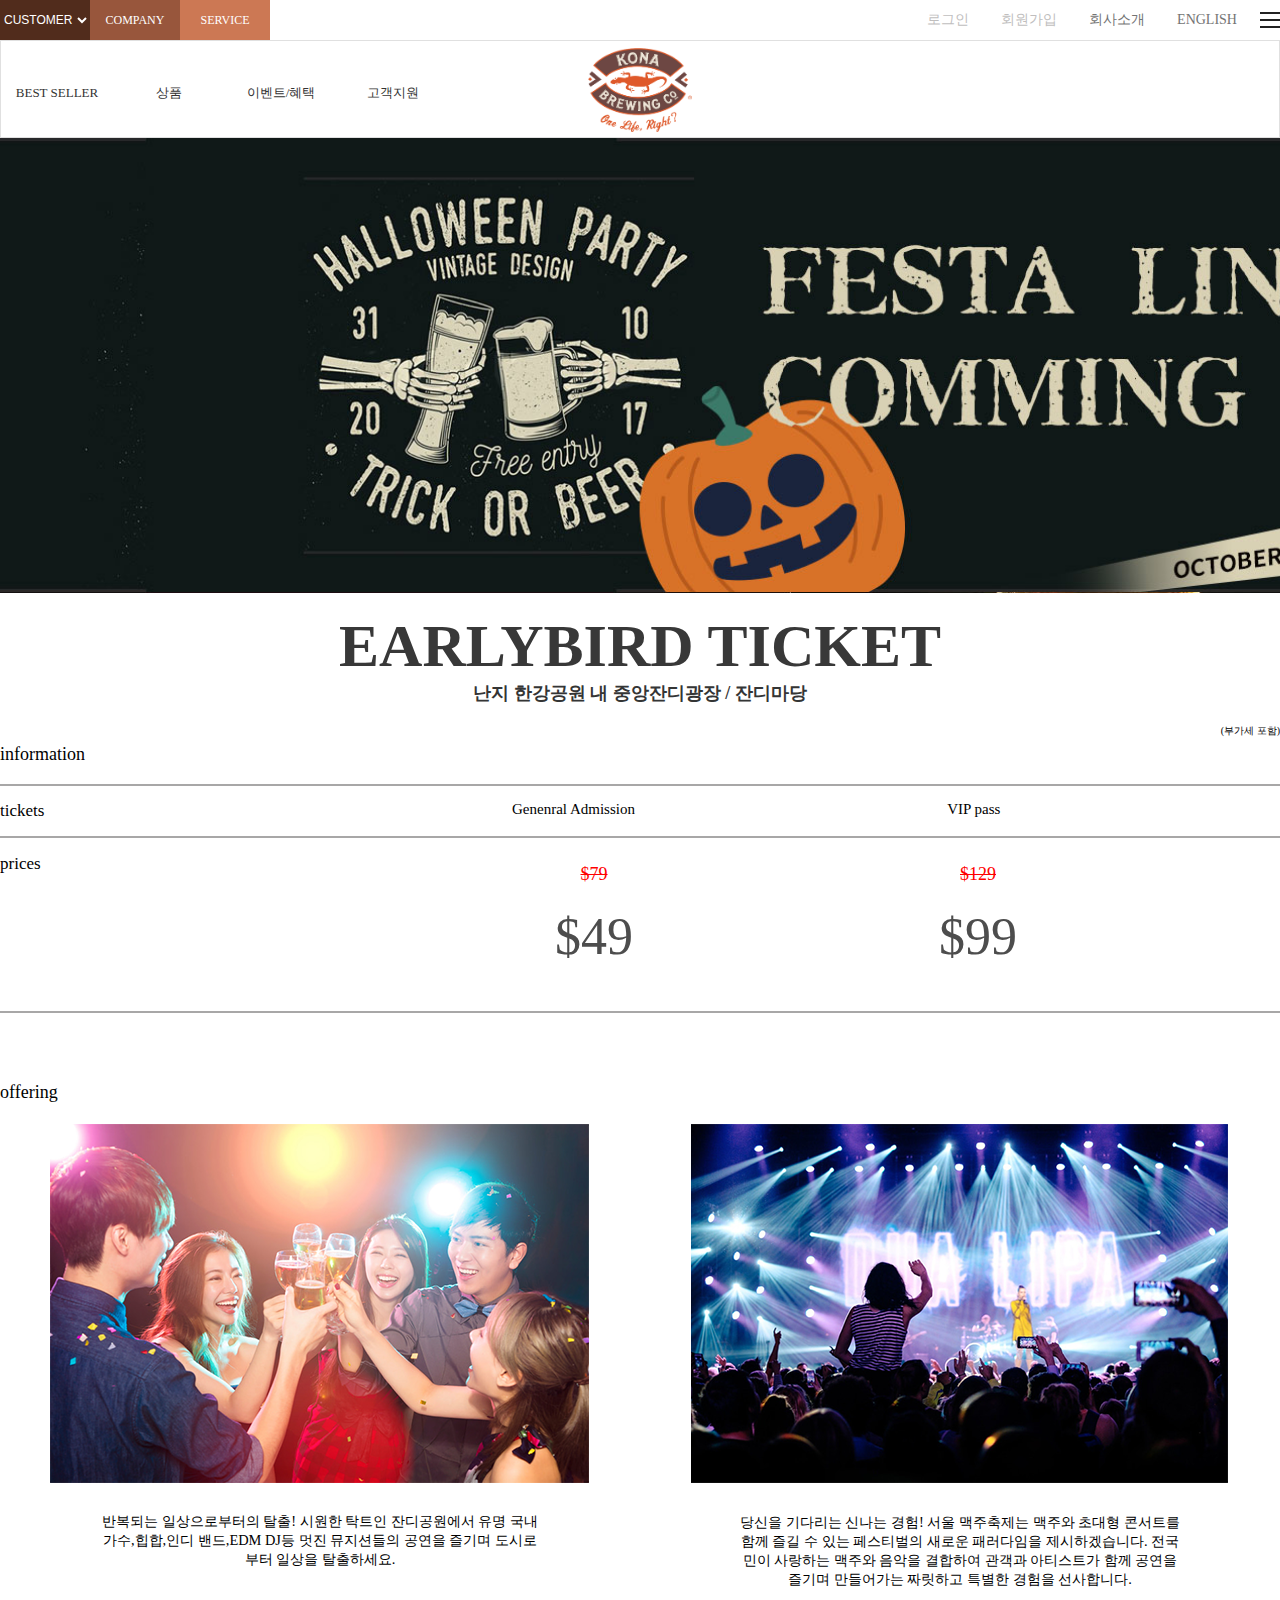
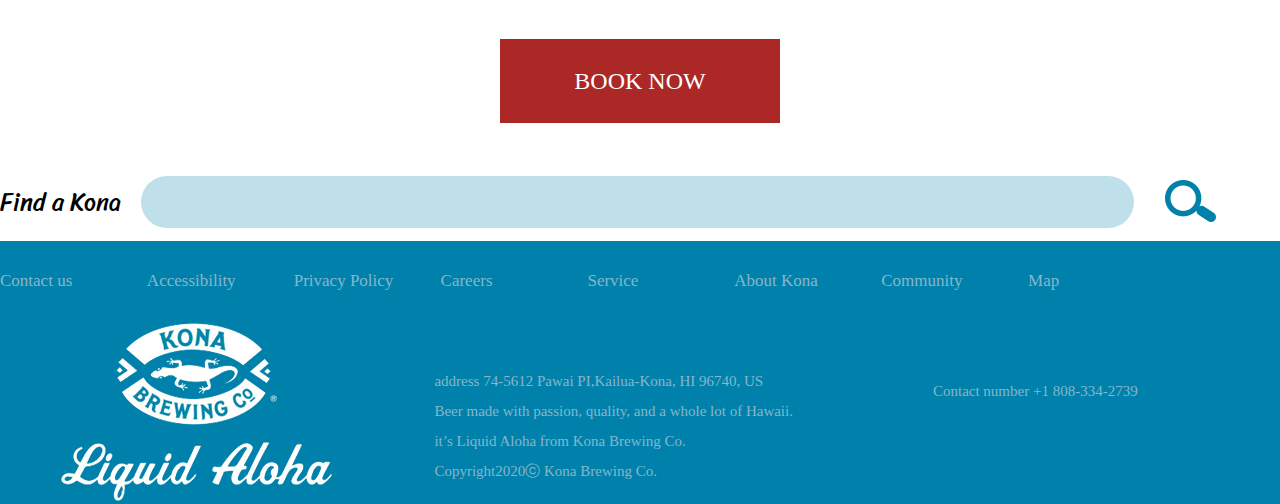
<file: sub.html>
<!DOCTYPE html>
<html lang="en">

<head>
    <meta charset="UTF-8">
    <meta name="viewport" content="width=device-width, initial-scale=1.0">
    <title>Halloween</title>
    <link href="css/style.css" rel="stylesheet" type="text/css">
    <link href="https://fonts.googleapis.com/css2?family=Sriracha&display=swap" rel="stylesheet">
</head>

<body>

    <div id="wrap">
        <header id="header">



            <div class="top_header">
                <div class="inner">
                    <div class="m_menu"><a href="#"><img src="img/ico_menu.png"></a></div>
                    <nav class="left_gnbWrap">
                        <a href="#" class="close">close</a>
                        <ul class="left_gnb">
                            <li>
                                <a href="#">Best Seller</a>
                                <ul>
                                    <li><a href="#">Awards</a></li>
                                    <li><a href="#">Origin Story</a></li>
                                    
                                </ul>
                            </li>
                            <li>
                                <a href="#">상품</a>
                                <ul>
                                    <li><a href="#">Our Beer</a></li>
                                    <li><a href="#">Lager</a></li>
                                    <li><a href="#">Ale</a></li>
                                    <li><a href="#">IPA</a></li>
                                    <li><a href="#">Stout</a></li>
                                </ul>
                            </li>
                            <li>
                                <a href="#">이벤트/혜택</a>
                                <ul>
                                    <li><a href="#">제휴카드</a></li>
                                    <li><a href="#">진행중이벤트</a></li>
                                    
                                </ul>
                            </li>
                            <li>
                                <a href="#">고객지원</a>
                                <ul>
                                    <li><a href="#">FAQ</a></li>
                                    <li><a href="#">QnA</a></li>
                                   
                                </ul>
                            </li>
                        </ul>
                    </nav>
                    <ul class="menu">
                        <li><select>
                                <option>CUSTOMER</option>
                                <option>General</option>
                                <option>VIP</option>
                            </select>

                        </li>
                        <li>COMPANY</li>
                        <li>SERVICE</li>
                    </ul>
                    
                    <ul class="login">
                        <li>로그인</li>
                        <li>회원가입</li>
                        <li>회사소개</li>
                        <li>ENGLISH</li>
                    </ul>
                </div>
            </div>
            
            <div class="bottom_header">
                <div class="inner">
                    <nav id="nav2" class="navi">
                        <div class="inner">
                            <ul class="depth1">
                                <li><a href="#">BEST SELLER</a>

                                    <ul class="submenu">
                                        <li><a href="#">Awards</a></li>
                                        <li><a href="#">Origin story</a></li>

                                    </ul>

                                </li>
                                <li><a href="#">상품</a>
                                    <ul class="submenu">
                                       <li><a href="#">Our Beer</a></li>
                                        <li><a href="#">Lager</a></li>
                                        <li><a href="#">Ale</a></li>
                                        <li><a href="#">IPA</a></li>
                                        <li><a href="#">Stout</a></li>
                                        <li><a href="#">Factory</a></li>
                                    </ul>
                                </li>
                                <li><a href="#">이벤트/혜택</a>
                                    <ul class="submenu">


                                        <li><a href="sub.html">Halloween Ticket</a></li>
                                        <li><a href="#">제휴 혜택</a></li>
                                        <li><a href="#">진행중 이벤트</a></li>
                                        <li><a href="#">이벤트 당첨자</a></li>
                                    </ul>
                                </li>
                                <li><a href="#">고객지원</a>
                                    <ul class="submenu">
                                        <li><a href="#">FAQ</a></li>
                                        <li><a href="#">Q&A</a></li>

                                    </ul>
                                </li>
                            </ul>
                        </div>
                    </nav>
                    <div class="logo"><a href="index.html"><img src="img/LOGO.png"></a></div>
                </div>
            </div>

        </header>
        <div class="sub_main"></div>
        <div class="box1">
            <div class="inner sub_inner">
                <div class="s_title">
                    <h2>EARLYBIRD TICKET</h2>
                    <h4>난지 한강공원 내 중앙잔디광장 / 잔디마당</h4>
                </div>
                <ul>
                    <li>information</li>
                    <li>(부가세 포함)</li>
                </ul>
                <ul>
                    <li>tickets</li>
                    <li>Genenral Admission</li>
                    <li>VIP pass</li>
                </ul>
                <ul class="price">
                    <li>prices</li>
                    <li>
                       <dl>
                           <dd>$79</dd>
                        <dd>$49</dd>
                       </dl>
                        
                    </li>
                    <li>
                       <dl>
                            <dd>$129</dd>
                        <dd>$99</dd>
                       </dl>
                    </li>
                </ul>

                <div class="sub_contents">
                    <p>offering</p>
                    <div class="s_con">
                        <div>
                            <div><img src="img/1.png"></div>
                            <p>반복되는 일상으로부터의 탈출!
                                시원한 탁트인 잔디공원에서 유명 국내가수,힙합,인디 밴드,EDM DJ등
                                멋진 뮤지션들의 공연을 즐기며 도시로 부터 일상을 탈출하세요.</p>
                        </div>
                        <div>
                            <div><img src="img/2.png"></div>
                            <p>당신을 기다리는 신나는 경험!
                                서울 맥주축제는 맥주와 초대형 콘서트를 함께 즐길 수 있는
                                페스티벌의 새로운 패러다임을 제시하겠습니다.

                                전국민이 사랑하는 맥주와 음악을 결합하여 관객과 아티스트가 함께
                                공연을 즐기며 만들어가는 짜릿하고 특별한 경험을 선사합니다.</p>
                        </div>
                    </div>
                    <div class="reserve"><a href="#">BOOK NOW</a></div>
                </div>

            </div>
        </div>
        <section class="find">
                <div class="inner">
                    <div>Find a Kona</div>
                    <div class="find_set">
                        <div></div>
                        <div class="search"><i><img src="img/search.png" ></i></div>
                    </div>
                </div>
            </section>
        <footer id="footer">
            <div class="inner">
                <div class="f_top">
                    <ul>
                        <li><a target="_blank" href="https://www.konabrewinghawaii.com/contact-us">Contact us</a></li>
                        <li><a target="_blank" href="https://www.konabrewinghawaii.com/privacy-policy">Accessibility</a></li>
                        <li><a target="_blank" href="https://www.konabrewinghawaii.com/privacy-policy">Privacy Policy</a></li>
                        <li><a target="_blank" href="https://www.konabrewinghawaii.com/privacy-policy">Careers</a></li>
                        <li><a target="_blank" href="https://www.konabrewinghawaii.com/privacy-policy">Service</a></li>
                        <li><a target="_blank" href="https://www.konabrewinghawaii.com/contact-us">About Kona</a></li>
                        <li><a target="_blank" href="https://www.konabrewinghawaii.com/contact-us">Community</a></li>
                        <li><a target="_blank" href="https://konabrewingco.com/find-a-kona">Map</a></li>
                    </ul>
                </div>
                <div class="f_bottom">
                    <div class="f_logo"><img src="img/f_logo.png"></div>
                    <div>
                        <ul>
                            <li>address 74-5612 Pawai PI,Kailua-Kona, HI 96740, US</li>
                            <li>Beer made with passion, quality, and a whole lot of Hawaii.</li>
                            <li>it’s Liquid Aloha from Kona Brewing Co.</li>
                            <li>Copyright2020ⓒ Kona Brewing Co.</li>
                        </ul>
                        <p>Contact number +1 808-334-2739</p>
                    </div>
                </div>
            </div>
        </footer>
    </div>
</body>

</html>
</file>
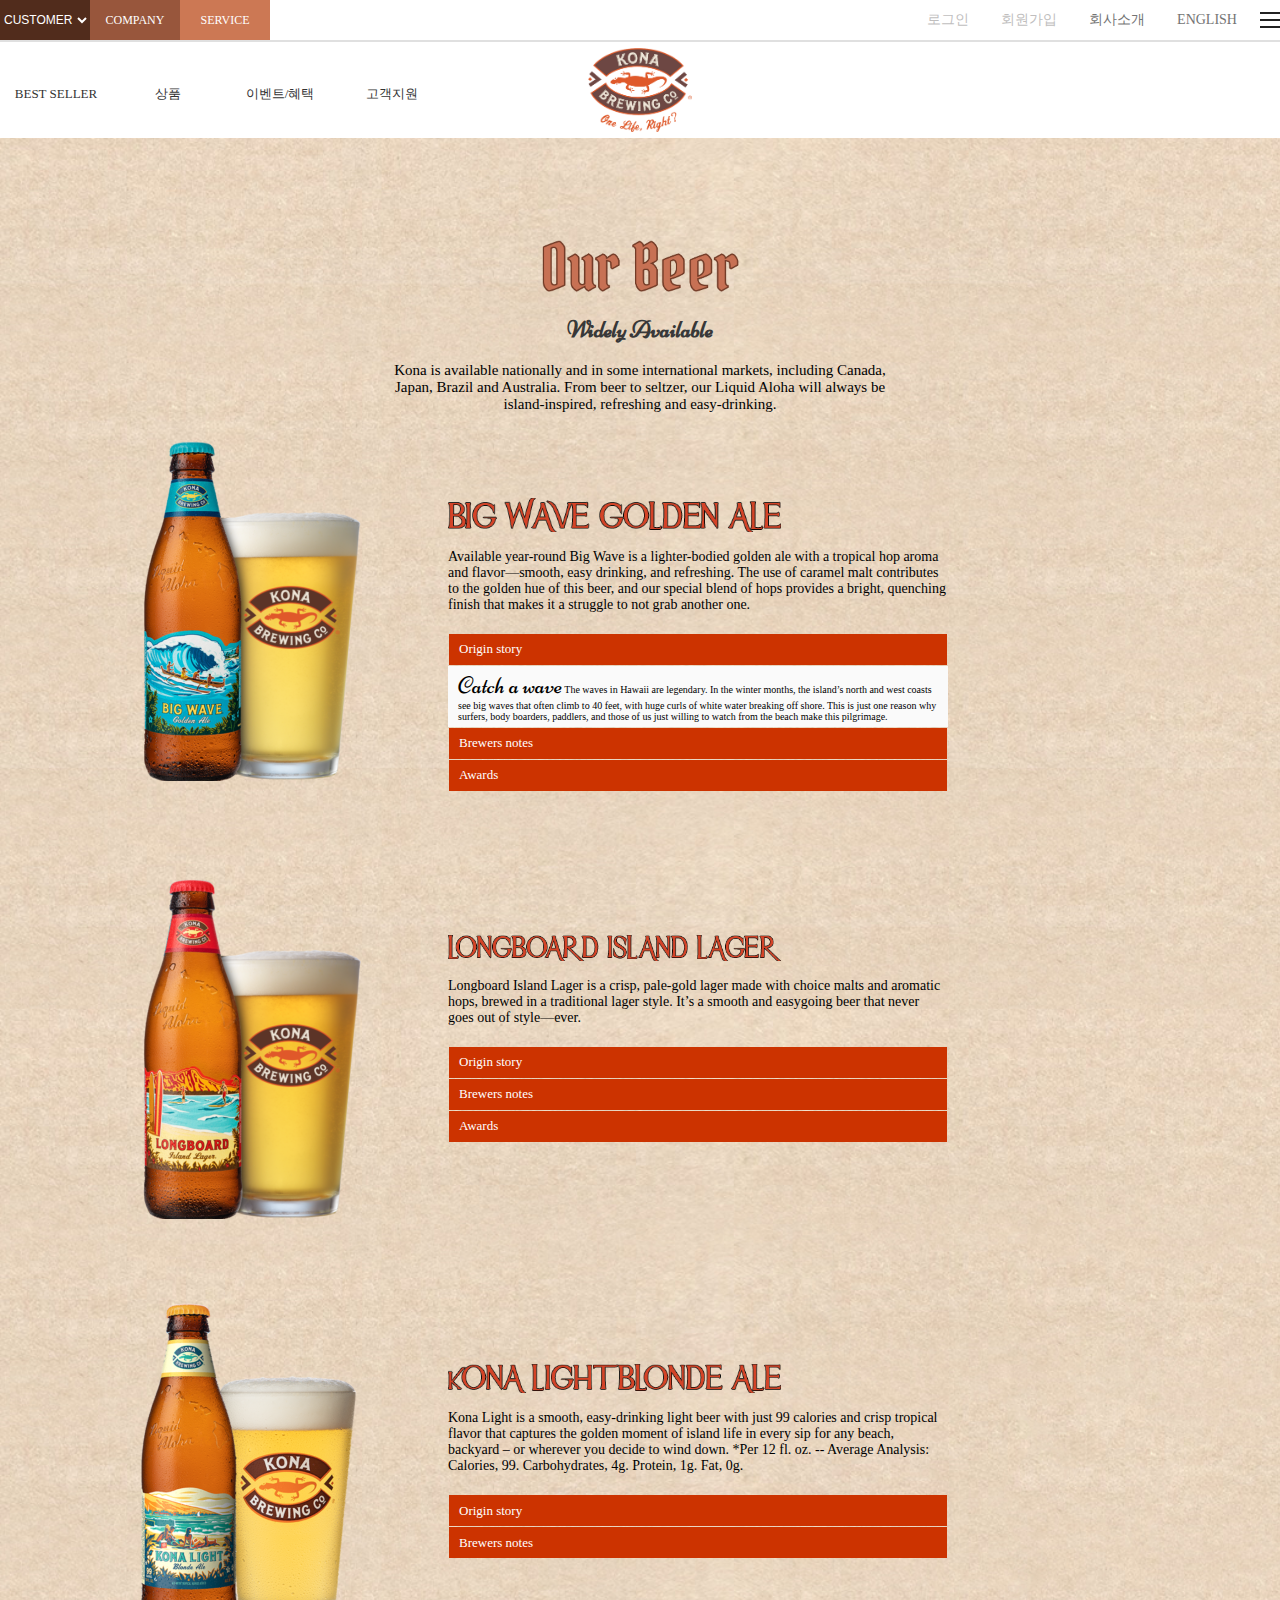
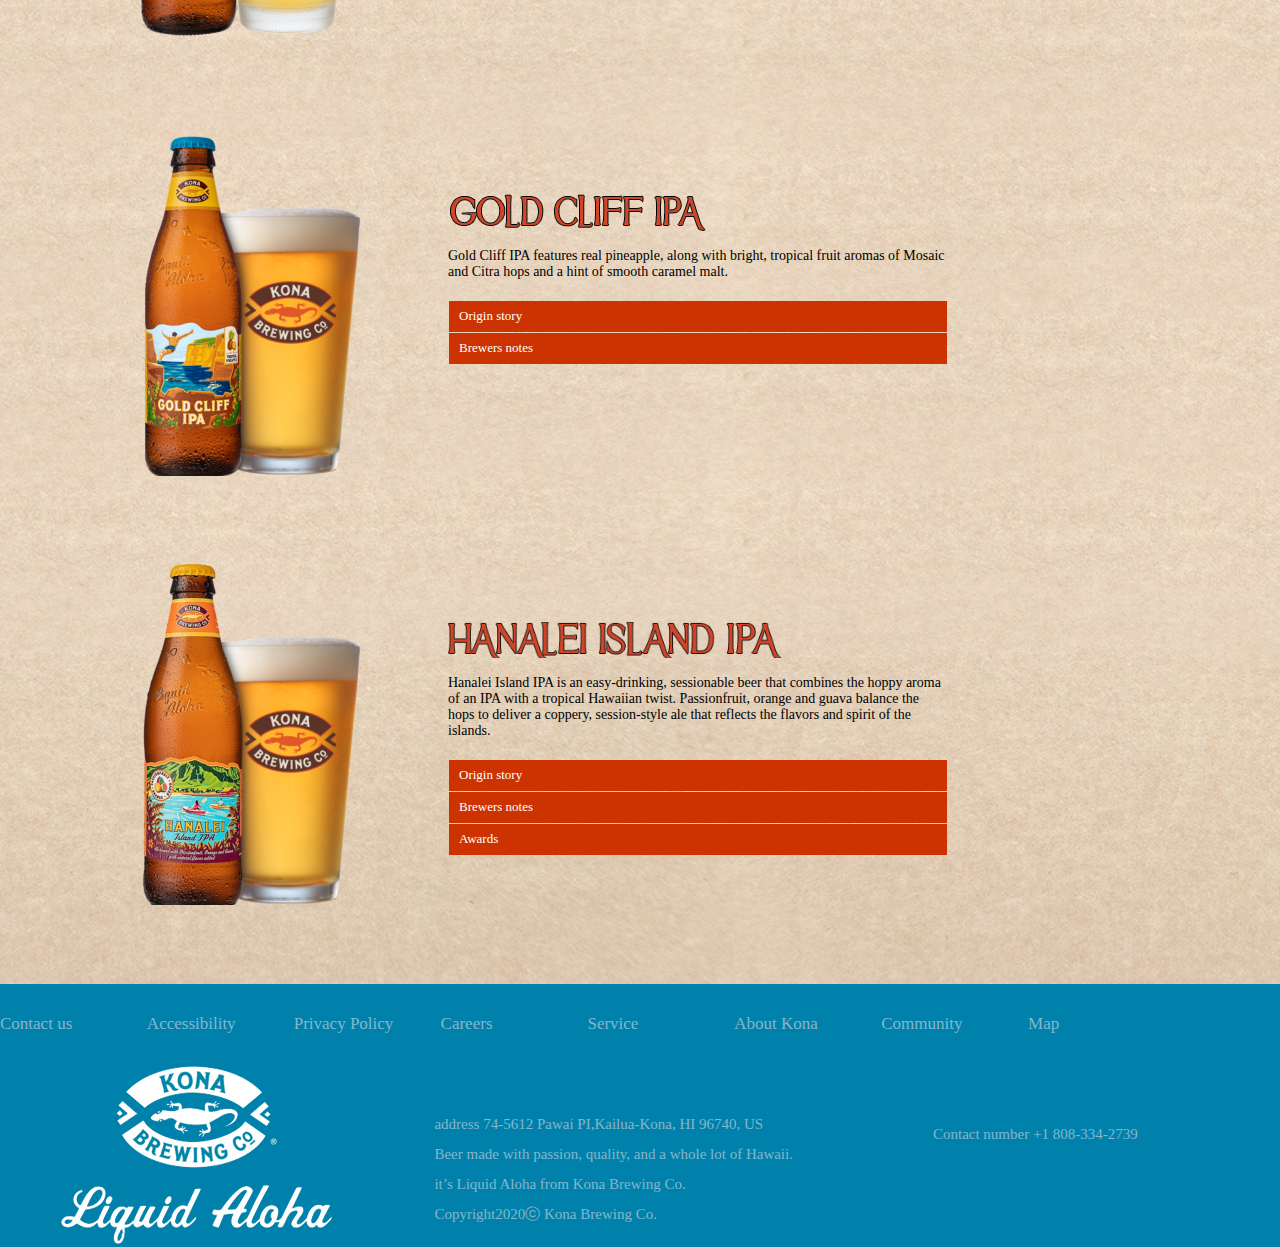
<file: sub_2.html>
<!DOCTYPE html>
<html lang="en">

<head>
    <meta charset="UTF-8">
    <meta name="viewport" content="width=device-width, initial-scale=1.0">
    <title>Awards</title>
<!--    폰트적용-->
    <link href="https://fonts.googleapis.com/css2?family=Niconne&display=swap" rel="stylesheet">
    
    
   <link rel="preconnect" href="https://fonts.gstatic.com">
<link href="https://fonts.googleapis.com/css2?family=IM+Fell+Double+Pica:ital@1&family=Niconne&display=swap" rel="stylesheet">
    
    
    <link href="css/style.css" rel="stylesheet" type="text/css">
    <link href="https://fonts.googleapis.com/css2?family=Sriracha&display=swap" rel="stylesheet">
<!--모바일메뉴js-->


    <link rel="stylesheet" type="text/css" href="css/slick.css">
    <link rel="stylesheet" type="text/css" href="css/slick-theme.css">

<!-- Layer popup start -->
    <script language="JavaScript">
<!--
function setCookie( name, value, expiredays ) {
    var todayDate = new Date();
        todayDate.setDate( todayDate.getDate() + expiredays );
        document.cookie = name + "=" + escape( value ) + "; path=/; expires=" + todayDate.toGMTString() + ";"
    }

function closeWin() {
    if ( document.notice_form.chkbox.checked ){
        setCookie( "maindiv", "done" , 1 );
    }
    document.all['divpop'].style.visibility = "hidden";
}
//--> 
</script>
<!-- Layer popup end -->
   
   <script src="https://ajax.googleapis.com/ajax/libs/jquery/3.2.1/jquery.min.js"></script>

   <!--아코디언js-->
   <script>$(document).ready(function() {
  jQuery(".content").hide()
//content 클래스를 가진 div를 표시/숨김(토글)
  $(".heading").click(function()
  {
    $(".content").not($(this).next(".content").slideToggle(500)).slideUp();
  }); $(".heading").eq(0).trigger("click");
});</script>
    
   <!--아코디언js.end-->
   
    <script>
        $(document).ready(function() {
            mobile_menu();
        });

        function mobile_menu() {
            /* 변수 선언 */
            var $menu = null;
            var $left_gnb = null; // 영역 전체
            var $depth1_wrap = null;
            var $depth1 = null;
            var $depth1_btn = null;

            /* 시작 함수 */
            function start() {
                init();
                init_event();
            }
            /* 변수 초기화 함수 */
            function init() {
                $menu = $('.m_menu');
                $left_gnb = $('.left_gnbWrap'); // 영역 전체
                $depth1_wrap = $('.left_gnb>li');
                $depth1 = $depth1_wrap.children('ul');
                $depth1_btn = $depth1_wrap.children('a');
            }
            /* 이벤트 함수 */
            function init_event() {

                /* 모바일 메뉴 버튼 클릭했을때 모바일 메뉴영역 나오게 하기 */
                $menu.click(function(event) {
                    event.preventDefault();
                    $left_gnb.addClass('on');
                });

                /* x버튼 눌렀을때 모바일 메뉴 닫기 */
                $('.close').click(function(event) {
                    event.preventDefault();

                    $left_gnb.removeClass('on');

                    // x버튼 누르면 시간차 약간두고 소메뉴 닫히게 하기
                    setTimeout(function() {
                        $depth1_btn.removeClass('on');
                        $depth1.slideUp();
                    }, 300)
                });

                /* depth1의 각메뉴 클릭시 depth2 나오게 하기 */
                $depth1_btn.click(function(event) {
                    event.preventDefault();
                    var $this = $(this);
                    var $this_ul = $this.siblings('ul');

                    var check = $this.hasClass('on');
                    if (check) {
                        $this.removeClass('on');
                        $this_ul.stop(true, true).slideUp();
                    } else {
                        $depth1_btn.removeClass('on');
                        $depth1.stop().slideUp();
                        $this.addClass('on');
                        $this_ul.stop(true, true).slideDown();
                    }
                });

                /* 디바이스 크기 변경시 모바일 메뉴영역 숨기기 */
                $(window).resize(function() {
                    $left_gnb.removeClass('on');
                });
            }

            start(); // 시작 호출
        }
    </script>


    <script src="js/jquery-3.1.1.min.js" type="text/javascript"></script>
    <script>
        var j311 = jQuery.noConflict();
    </script>
    <script>
        j311(function() {


            var slide;

            slide = setInterval(function() {
                $('#slide .container> div:first-child').animate({
                    'margin-left': '-1903px'
                }, 600, function() {

                    $('#slide .container').append($('#slide .container> div:first-child'));
                    $('#slide .container> div:last-child').css({
                        'margin-left': '0'
                    });
                });



            }, 2500);

        })
    </script>

    <script>
        $(function() {
            $('.modal').click(function() {
                $('#pop_up').show();
            });
            $('#pop_up button').click(function() {
                $('#pop_up').hide();
            });

            $('.modal_select a').each(function() {
                $(this).click(function() {
                    var a_href = $(this).attr('href');
                    $('.pop').hide();
                    $(a_href).show();

                    $('.btn').click(function() {
                        $(a_href).hide();

                    });
                });
            });
        });

        function winOpen() {
            window.open('contact.html', 'child', 'toolbar = no, location= no , status = no, menubar = no, resizable = no , scrollbars = no, width = 500, height = 300')
        };
    </script>
    
    <script src="js/min/jquery-v1.10.2.min.js" type="text/javascript"></script>
    
   	<link href="css/flickerplate.css"  type="text/css" rel="stylesheet">
   
    <script src="js/min/flickerplate.min.js" type="text/javascript"></script>
	
	<script>
	$(document).ready(function(){
		
		$('.flicker-example').flicker();
	});
	</script>
</head>

<body>



    <div id="wrap">
        <header id="header">



            <div class="top_header">
                <div class="inner">
                    <div class="m_menu"><a href="#"><img src="img/ico_menu.png"></a></div>
                    <nav class="left_gnbWrap">
                        <a href="#" class="close">close</a>
                        <ul class="left_gnb">
                            <li>
                                <a href="#">Best Seller</a>
                                <ul>
                                    <li><a href="#">Awards</a></li>
                                    <li><a href="#">Origin Story</a></li>
                                    
                                </ul>
                            </li>
                            <li>
                                <a href="#">상품</a>
                                <ul>
                                    <li><a href="#">Our Beer</a></li>
                                    <li><a href="#">Lager</a></li>
                                    <li><a href="#">Ale</a></li>
                                    <li><a href="#">IPA</a></li>
                                    <li><a href="#">Stout</a></li>
                                </ul>
                            </li>
                            <li>
                                <a href="#">이벤트/혜택</a>
                                <ul>
                                    <li><a href="#">제휴카드</a></li>
                                    <li><a href="#">진행중이벤트</a></li>
                                    
                                </ul>
                            </li>
                            <li>
                                <a href="#">고객지원</a>
                                <ul>
                                    <li><a href="#">FAQ</a></li>
                                    <li><a href="#">QnA</a></li>
                                   
                                </ul>
                            </li>
                        </ul>
                    </nav>
                    <ul class="menu">
                        <li><select>
                                <option>CUSTOMER</option>
                                <option>General</option>
                                <option>VIP</option>
                            </select>

                        </li>
                        <li>COMPANY</li>
                        <li>SERVICE</li>
                    </ul>
<!--                    팝업 생성-->
                  <!-- POPUP start -->

<script language="Javascript">
cookiedata = document.cookie;   
if ( cookiedata.indexOf("maindiv=done") < 0 ){     
    document.all['divpop'].style.visibility = "visible";
    }
    else {
        document.all['divpop'].style.visibility = "hidden";
}
</script>

                    <ul class="login">
                        <li>로그인</li>
                        <li>회원가입</li>
                        <li>회사소개</li>
                        <li>ENGLISH</li>
                    </ul>
                </div>
            </div>
            <div></div>
            <div class="bottom_header">
                <div class="inner">
                    <nav id="nav2" class="navi">
                        <div class="inner">
                            <ul class="depth1">
                                <li><a href="#">BEST SELLER</a>

                                    <ul class="submenu">
                                        <li><a href="sub_2.html">Awards</a></li>
                                        <li><a href="#">Origin story</a></li>

                                    </ul>

                                </li>
                                <li><a href="#">상품</a>
                                    <ul class="submenu">
                                       <li><a href="#">Our Beer</a></li>
                                        <li><a href="#">Lager</a></li>
                                        <li><a href="#">Ale</a></li>
                                        <li><a href="#">IPA</a></li>
                                        <li><a href="#">Stout</a></li>
                                        <li><a href="#">Factory</a></li>
                                    </ul>
                                </li>
                                <li><a href="#">이벤트/혜택</a>
                                    <ul class="submenu">


                                        <li><a href="sub.html">Halloween Ticket</a></li>
                                        <li><a href="#">제휴 혜택</a></li>
                                        <li><a href="#">진행중 이벤트</a></li>
                                        <li><a href="#">이벤트 당첨자</a></li>
                                    </ul>
                                </li>
                                <li><a href="#">고객지원</a>
                                    <ul class="submenu">
                                        <li><a href="#">FAQ</a></li>
                                        <li><a href="#">Q&A</a></li>

                                    </ul>
                                </li>
                            </ul>
                        </div>
                    </nav>
                    <div class="logo"><a href="index.html"><img src="img/LOGO.png"></a></div>
                </div>
            </div>

        </header>
        <div id="sub_2" class="sub_main">

            <div class="ourbeer"><img src="img/ourbeer.png"></div>
            <div>
                <h2 class="widelyable">Widely Available</h2>



                <p class="sub_scribe">Kona is available nationally and in some international markets, including Canada, Japan, Brazil and Australia. From beer to seltzer, our Liquid Aloha will always be island-inspired, refreshing and easy-drinking.

                </p>

            </div>

<div class="inner sub2_container">
                <div class="beer_intro"><img src="img/KO-Big-Wave-Bottlepint-600x830-for-web.png"></div>
                <div class="beer_detail">
                    
                    <div>
                    <div class="beer_title"><img src="img/bigwavetxt.png"></div>
                    
                        <p class="sub_beer_txt">

                            Available year-round
                            Big Wave is a lighter-bodied golden ale with a tropical hop aroma and flavor—smooth, easy drinking, and refreshing. The use of caramel malt contributes to the golden hue of this beer, and our special blend of hops provides a bright, quenching finish that makes it a struggle to not grab another one.
                        </p>

                   

                </div>
                
                <div class="layer1">
<p class="heading">Origin story </p>
<div class="content opencontent1"><span class="niccone">Catch a wave</span>
                        The waves in Hawaii are legendary. In the winter months, the island’s north and west coasts see big waves that often climb to 40 feet, with huge curls of white water breaking off shore. This is just one reason why surfers, body boarders, paddlers, and those of us just willing to watch from the beach make this pilgrimage.</div>
<p class="heading">Brewers notes</p>
<div class="content"><p class="bitterness"><strong>BITTERNESS</strong>
                        21 IBU
<br>
                        <strong>ALCOHOL BY VOLUME</strong>
                        4.4%
<br>
                        <strong>ORIGINAL GRAVITY</strong>
                        10.3° P
<br>
                        <strong>MALTS</strong>
                        Pale 2 Row Premium, Caramel 20
<br>
                        <strong>HOPS</strong>
                        Galaxy, Citra</p>
                        <p class="foodpairings"><strong>FOOD PAIRINGS</strong>
                        Big Wave’s lighter body and bright hop aroma and taste make it a natural choice to enjoy with seafood, poultry, salads, and light pasta dishes.
<br>
                        <strong>NUTRITIONAL INFO</strong>
                        ABV% 4.40 | Calories 132 | Carbs (grams) 10.0 | Protein (grams) 1.46 | Fat (grams) 0 | Sodium (mg) 9.19</p></div>
<p class="heading">Awards</p>
<div class="content">2019 SILVER MEDAL Session Beer, Best of Craft Beer Awards 2016 GOLD MEDAL Light Ale Category, North American Beer Awards 2016 SILVER MEDAL Golden/Blonde Ale Category, Can Can Awards 2016 SILVER MEDAL Blonde Ale Category, Best of Craft Beer Awards 2016 SILVER MEDAL Blonde/Golden Ale Category, International Craft Award Competition 2015 GOLD MEDAL Light Ale/Golden Category, Great International Beer and Cider Competition 2014 GOLD MEDAL Light Ale Category, North American Brewers Association 2014 BRONZE MEDAL Session Beer Category, US Open Beer Championship 2013 GOLD MEDAL Session Beer Category, US Open Beer Championship 2011 BRONZE MEDAL Blonde or Golden Ale Category, North American Beer Awards</div>
</div>
                


                </div>

            </div>
            <div class="inner sub2_container">
                <div class="beer_intro"><img src="img/KO-Longboard-pint-600x830-for-web.png"></div>
                <div class="beer_detail">
                    
                    <div>
                    <div class="beer_title"><img src="img/LONGBOARD-ISLAND-LAGER.png"></div>
                    
                        <p class="sub_beer_txt">

                            Longboard Island Lager is a crisp, pale-gold lager made with choice malts and aromatic hops, brewed in a traditional lager style. It’s a smooth and easygoing beer that never goes out of style—ever.
                        </p>

                   

                </div>
                
                <div class="layer1">
<p class="heading">Origin story </p>
<div class="content"><span class="niccone">The beach where it began</span>
Thanks to a legendary local Hawaiian, Longboards have been a constant feature at Waikiki Beach for over 90 years. The great Duke Kahanamoku, father of modern surfing and Olympic Gold Medalist, paddled his handcrafted wooden board—a whopping 16 feet long and weighing 114 pounds—out into the surf to ride the waves off Waikiki. This behemoth was dubbed a longboard and thus the ancient Polynesian sport of surfing was reborn. Today, in the shadow of Diamond Head, Waikiki Beach is still the spot to learn the tradition of longboard surfing. Here you can catch set after set of rolling waves until the sun fades below the horizon, and then it’s time for a Longboard Lager.</div>
<p class="heading">Brewers notes</p>
<div class="content"><p class="bitterness"><strong>BITTERNESS</strong>
20 IBU
 <br>
<strong>ALCOHOL BY VOLUME</strong>
4.6%
 <br>
<strong>ORIGINAL GRAVITY</strong>
10.95° P
 <br>
<strong>MALTS</strong>
Pale (premium 2-row)
 <br>
<strong>HOPS</strong>
Mt. Hood, Hallertau, Sterling, Millennium</p><p class="foodpairings"><strong>FOOD PAIRINGS</strong>
Longboard Lager typically pairs well with lighter fare but has enough flavor and body to stand up to heartier foods, too. Try some with grilled chicken on mixed greens, pizza, or a sandwich.
 <br>
<strong>NUTRITIONAL INFO</strong>
ABV% 4.60 | Calories 134 | Carbs (grams) 11.0 | Protein (grams) 2.00 | Fat (grams) 0 | Sodium (mg) 6.77</p></div>
<p class="heading">Awards</p>
<div class="content">2020 BRONZE MEDAL Dortmunder/European-Style Export Category, Best of Craft Beer Awards 2019 BRONZE MEDAL American Style Lager Category, Can Can Awards 2017 SILVER MEDAL Dortmunder Export Category, North American Beer Awards 2017 SILVER MEDAL Dortmunder Export Category, Great American Beer Festival 2017 BRONZE MEDAL Munich-Style Helles Category, Best of Craft Beer Awards 2016 GOLD MEDAL European Lager Category, International Craft Awards Competition 2016 GOLD MEDAL American-Style Lager Category, Can Can Awards 2016 SILVER MEDAL Dortmunder/Export Category, Great American Beer Festival 2016 SILVER MEDAL Dortmunder/Helles Lager Category, Great International Beer and Cider Competition 2015 SILVER MEDAL Dortmunder/Export Category, Great American Beer Festival 2015 SILVER MEDAL Helles Lager Category, Great International Beer Competition 2014 GOLD MEDAL Helles Lager Category, North American Brewers Association 2014 GOLD MEDAL Helles Lager Category, North American Beer Awards 2014 BRONZE MEDAL Helles Lager Category, Great International Beer Festival (Rhode Island) 2014 BRONZE MEDAL Helles Lager Category, Great International Beer and Cider Competition 2013 SILVER MEDAL Dortmunder/Export Category, North American Beer Awards 2012 BRONZE MEDAL Munich-Style Helles Category, Great American Beer Festival 2012 GOLD MEDAL Helles Lager Category, North American Beer Awards 2011 SILVER MEDAL Dortmunder/Export Category, North American Beer Awards 2010 SILVER MEDAL Munich-Style Helles Category, Great American Beer Festival 2009 BRONZE MEDAL American Lager/Pilsner Category, US Open Beer Championship</div>
</div>
                


                </div>

            </div>
            
            <div class="inner sub2_container">
                <div class="beer_intro"><img src="img/KO-Kona-Light-pint-and-bottle-122120-600x800.png"></div>
                <div class="beer_detail">
                    
                    <div>
                    <div class="beer_title"><img src="img/KONA-LIGHT-BLONDE-ALE.png"></div>
                    
                        <p class="sub_beer_txt">

                            Kona Light is a smooth, easy-drinking light beer with just 99 calories and crisp tropical flavor that captures the golden moment of island life in every sip for any beach, backyard – or wherever you decide to wind down.

*Per 12 fl. oz. -- Average Analysis: Calories, 99. Carbohydrates, 4g. Protein, 1g. Fat, 0g.
                        </p>

                   

                </div>
                
                <div class="layer1">
<p class="heading">Origin story </p>
<div class="content"><span class="niccone">A day well-lived, soak it all in</span>
                        
A day well-lived deserves a refreshing light beer that captures the golden hour of our home, Kailua-Kona, in a bottle. So sit back and soak it all in knowing you’re exactly where you want to be. One Life, Right?</div>
<p class="heading">Brewers notes</p>
<div class="content"><p class="bitterness"><strong>BITTERNESS</strong>
18 IBU
 <br>
<strong>ALCOHOL BY VOLUME</strong>
4.2%
<br>
<strong>MALTS</strong>
Pale Malt, Caramel Malt
 <br>
<strong>HOPS</strong>
Millennium, Mosaic, Amarillo
 <br>
<strong>SPECIAL INGREDIENTS</strong>
Mango
</p><p class="foodpairings"><strong>FOOD PAIRINGS</strong>
Kona Light Blonde Ale pairs well with lighter fare including grilled fish, shrimp, and salads and makes a crisp choice after a long surf session, day at the beach, or office.
 <br>
<strong>NUTRITIONAL INFO</strong>
ABV% 4.2 | Calories 99 | Carbs (grams) 4 | Protein (grams) 1 | Fat (grams) 0 | Sodium (mg) 9.19</p></div>

</div>
                


                </div>

            </div>
            
            <div class="inner sub2_container">
                <div class="beer_intro"><img src="img/KO-Goldcliff-pint-600x830-for-web.png"></div>
                <div class="beer_detail">
                    
                    <div>
                    <div class="beer_title"><img src="img/GOLD-CLIFF-IPA.png"></div>
                    
                        <p class="sub_beer_txt">

                           Gold Cliff IPA features real pineapple, along with bright, tropical fruit aromas of Mosaic and Citra hops and a hint of smooth caramel malt.
                        </p>

                   

                </div>
                
                <div class="layer1">
<p class="heading">Origin story </p>
<div class="content"><span class="niccone">Diver’s Paradise</span>
                        At the southern tip of Lanai, not far from the island’s first pineapple fields, lies a cobalt blue inlet rimmed with golden cliffs that welcomes divers of every stripe. This is Kaunolu Cove. Catamarans anchor here beside a blade of black rock known as the Moku Noio, where snorkelers explore a dazzling rainbow of tropical fish below and cliff divers soar from the sun-drenched cliffs above. It has been said that the ancient Hawaiians once proved their courage here by making this electrifying 70-foot jump from the famed keyhole notch at the top. Today, you may still see a fearless adventurer leaping from these rocks into the cool embrace of the Pacific below.</div>
<p class="heading">Brewers notes</p>
<div class="content"><p class="bitterness"><strong>BITTERNESS</strong>
50 IBU
 
<strong>ALCOHOL BY VOLUME</strong>
7.2%
 <br>
<strong>MALTS</strong>
Pale 2-Row, Caramel-10, Acidulated
 <br>
<strong>HOPS</strong>
Chinook, Topaz, Mosaic, Citra
 <br>
<strong>SPECIAL INGREDIENTS</strong>
Tropical Pineapple</p>
 <p class="foodpairings"><strong>FOOD PAIRINGS</strong>
The infusion of hops and pineapple creates a melody of flavors that compliments a wide arrange of foods. Having a Gold Cliff IPA with smoked pork, grilled ham, or chicken sausage will make any meal a luau. It even goes well with dessert, try it with a piece of moist golden cake and you will have a pineapple upside-down experience that is sooo ‘ono (delicious)!
 <br>
<strong>NUTRITIONAL INFO</strong>
ABV% 7.20 | Calories 211 | Carbs (grams) 15.6 | Protein (grams) 2.12 | Fat (grams) 0 | Sodium (mg) 9</p></div>

</div>
                


                </div>

            </div>
<div class="inner sub2_container">
                <div class="beer_intro"><img src="img/KO-Hanalei-pint-600x830-for-web.png"></div>
                <div class="beer_detail">
                    
                    <div>
                    <div class="beer_title"><img src="img/Hanalei-Island-IPA.png"></div>
                    
                        <p class="sub_beer_txt">
                            Hanalei Island IPA is an easy-drinking, sessionable beer that combines the hoppy aroma of an IPA with a tropical Hawaiian twist. Passionfruit, orange and guava balance the hops to deliver a coppery, session-style ale that reflects the flavors and spirit of the islands.
                        </p>

                   

                </div>
                
                <div class="layer1">
<p class="heading">Origin story </p>
<div class="content"><span class="niccone">Paddler’s paradise</span>
                        On the north coast of Kauai, the perfect crescent shape of Hanalei Bay tucks up against lush, green mountains streaked with waterfalls fed by the warm Pacific rain. This is the Hawaii of your dreams. Launch your kayak into the calm blue waters at the historic pier and take in the iconic view of white-sand beaches, the small village of Hanalei, and Makana Mountain (famously known as Bali Hai) towering above you. Paddling from this bay out to the Nā Pali Coast or up the Hanalei River you will discover more natural wonders that can only be seen as you glide through the water. With the sun above and your troubles behind, you might just feel like this place is as close to paradise as you’ll ever get.</div>
<p class="heading">Brewers notes</p>
<div class="content"><p class="bitterness"><strong>BITTERNESS</strong>
40 IBU
 <br>
<strong>ALCOHOL BY VOLUME</strong>
4.5%
 <br>
<strong>ORIGINAL GRAVITY</strong>
10.0° P
 <br>
<strong>MALTS</strong>
Pale 2 Row Premium, Caramel-120
 <br>
<strong>HOPS</strong>
Millennium, Azacca, Galaxy
 <br>
<strong>SPECIAL INGREDIENTS</strong>
    Tropical Passionfruit Orange Guava</p><p class="foodpairings"><strong>FOOD PAIRINGS</strong>
A lighter beer, Hanalei Island IPA pairs perfectly with any seafood, tacos, pizza, or pasta dish.
 <br>
<strong>NUTRITIONAL INFO</strong>
ABV% 4.50 | Calories 144 | Carbs (grams) 11.2 | Protein (grams) 1.40 | Fat (grams) 0 | Sodium (mg) 10.8</p></div>
<p class="heading">Awards</p>
<div class="content">2017 BRONZE MEDAL American-Style Fruit Beer Category, Best of Craft Beer Awards</div>
</div>
                


                </div>

            </div>
        </div>

        <footer id="footer">
            <div class="inner">
                <div class="f_top">
                    <ul>
                        <li><a target="_blank" href="https://www.konabrewinghawaii.com/contact-us">Contact us</a></li>
                        <li><a target="_blank" href="https://www.konabrewinghawaii.com/privacy-policy">Accessibility</a></li>
                        <li><a target="_blank" href="https://www.konabrewinghawaii.com/privacy-policy">Privacy Policy</a></li>
                        <li><a target="_blank" href="https://www.konabrewinghawaii.com/privacy-policy">Careers</a></li>
                        <li><a target="_blank" href="https://www.konabrewinghawaii.com/privacy-policy">Service</a></li>
                        <li><a target="_blank" href="https://www.konabrewinghawaii.com/contact-us">About Kona</a></li>
                        <li><a target="_blank" href="https://www.konabrewinghawaii.com/contact-us">Community</a></li>
                        <li><a target="_blank" href="https://konabrewingco.com/find-a-kona">Map</a></li>
                    </ul>
                </div>
                <div class="f_bottom">
                    <div class="f_logo"><img src="img/f_logo.png"></div>
                    <div>
                        <ul>
                            <li>address 74-5612 Pawai PI,Kailua-Kona, HI 96740, US</li>
                            <li>Beer made with passion, quality, and a whole lot of Hawaii.</li>
                            <li>it’s Liquid Aloha from Kona Brewing Co.</li>
                            <li>Copyright2020ⓒ Kona Brewing Co.</li>
                        </ul>
                        <p>Contact number +1 808-334-2739</p>
                    </div>
                </div>
            </div>
        </footer>
    </div>
</body></html>
</file>
<file: css/style.css>
* {
    padding: 0;
    margin: 0
}

html {
    font-size: 10px
}

.a {
    text-decoration: none
}

body {
    overflow-x: hidden font-size: 1.3rem;
    font-family: "NotoSansCJKkr-Regular"

}

ul {
    list-style: none
}

.inner {
    width: 1280px;
    margin: 0 auto
}

video {
   
  width: 100%;
 
}



/*header*/
.m_menu {
    float: right;
    line-height: 40px;
    padding-left: 1.8%
}

.m_menu img {
    vertical-align: middle
}

.menu {
    float: left;
    font-size: 1.2rem
}

.login {
    float: right
}

.top_header > .inner:after {
    display: block;
    content: "";
    clear: both
}

.menu > li {
    width: 90px;
    height: 40px;
    color: #fff;
    text-align: center;
    line-height: 40px;
    float: left
}

.menu > li:nth-child(1) {
    background-color: #512c1c
}

.menu > li:nth-child(1) > select {
    border: none;
    background-color: #512c1c;
    width: 90px;

    color: #fff;
    font-size: 1.2rem
}

.menu > li:nth-child(2) {
    background-color: #98563c
}

.menu > li:nth-child(3) {
    background-color: #cc7854
}

.menu:after {
    display: block;
    content: "";
    clear: both
}

/* 모바일 메뉴 버튼 */

.m_menu > a {
    width: 100%;
    height: 100%;
    display: block;
}

a.close {
    background-color: #00668e;
    width: 50px;
    height: 50px;
    position: absolute;
    right: 0;
    top: 0;
    color: #fff;
    line-height: 50px;
    text-align: center;text-decoration: none;font-size: small
}

.left_gnbWrap {
    height: 100%;
    width: 200px;
    position: fixed;
    right: -200px;
    top: 0;
    background-color: #5bb6d0;
    padding-top: 50px;
    z-index: 999;
    transition: all 0.3s
}

.left_gnbWrap.on {
    right: 0;
}

.left_gnb > li {
    width: 100%;
    font-size: 1.2rem
}

.left_gnb > li > a {
    display: block;
    text-align: center;
    line-height: 50px;
    width: 100%;
    height: 50px;
    background-color: #addae7;
    color: #fff;text-decoration: none;font-size: small;
}

.left_gnb > li > a.on {
    background-color: #f2ce5a;color: #fff;text-decoration: none;font-size: small
}

.left_gnb > li > ul {
    display: none;
}

.left_gnb > li > ul > li > a {
    display: block;
    text-align: center;
    line-height: 50px;
    width: 100%;
    height: 50px;
    background-color: #f3e5b8;
    color: #fff;text-decoration: none;font-size: small
}









/* 네비1,2,3 공통 */


.navi .inner {
    position: relative;
    width: 100%
}

.navi .depth1 {
    position: absolute;
    width: 35%;
    left: 0;
    top: 35px
}

.navi .depth1 > li {
    float: left;
    width: 25%;
    background-color: #fff;
}

.navi .depth1 > li > a {
    display: block;
    text-align: center;
    padding: 10px 0;
    line-height: 1em;
    font-size: 1.3rem;
    text-decoration: none;
    color: #333;
}

.navi .depth1 > li > ul {
    font-size: 1.2rem;
    line-height: 1.4em;
    box-sizing: border-box;
}

.navi .depth1 > li > ul:before {
    content: '';
    display: block;
    height: 30px;
}

.navi .depth1 .depth2 ul {
    padding-top: 1em;
    font-size: 0.8rem
}


/* 네비2 */
#nav2 .depth1 {
    z-index: 98;
    height: calc(1.1rem + 19px);
    overflow: hidden;
    transition: height 1s;
    border-bottom: 1px solid transparent;
}

#nav2 .depth1:hover {
    height: calc(1.1rem + 20px + 400px);
}

#nav2 .depth1 ul {
    border-right: 1px solid #ccc;
    height: 260px;
    opacity: 0;
    transition: opacity 1s;
    padding: 0 10px;
    color: #fff;
    text-decoration: none
}

#nav2 .depth1 li:first-child ul {
    border-left: 1px solid #ccc;
}

#nav2 .depth1:hover ul {
    opacity: 1;
}








.login {
    font-size: 1.4rem;
    color: #c0bebe;
    line-height: 40px
}

.login > li {
    float: left;
    padding-left: 32px
}

.login > li:first-child {
    padding-left: 0
}

.login > li:nth-child(3),
.login > li:nth-child(4) {
    color: #747474
}

.login > li:after {
    display: block;
    content: "";
    clear: both
}

#header > div:nth-child(2) {
    border: 1px solid #e0e0e0
}

.bottom_header > .inner {
    height: 96px;
    line-height: 96px
}

.logo {
    width: 104px;
    height: 82px;
    position: absolute;
    top: 48px;
    left: 15%;
    right: 15%;
    margin: 0 auto
}

.logo img {
    width: 100%
}

.bottom_header > .inner > ul {
    font-size: 1.5rem;
    color: #999;
    width: 30%;
    position: relative;
    z-index: 999
}

.bottom_header > .inner > ul:after {
    display: block;
    content: "";
    clear: both
}

.bottom_header > .inner > ul > li {
    float: left;
    width: 25%;
    text-align: center
}




/*main*/
#slide .container {
    position: relative;
    width: 2000px;
    height: 640px;
    overflow: hidden;
    left: 0px;
    right: 0;
    margin: 0 auto;
}

#slide .container > div {
    width: 100%;
    height: 640px;
    float: left;
}

#slide img {
    width: 100%;
}







.flickerplate {
    position: relative;
    width: 100%;
    height: 0px;
    padding-top: calc(640/1920*100%);
    background-color: #e6e6e6;
    overflow: hidden
}

.flickerplate ul.flicks {
    width: 10000%;
    height: 100%;
    padding: 0px;
    margin: 0px;
    list-style: none
}


.flickerplate ul.flicks > li:nth-child(1) {
    background-image: url(../img/1.jpg);
    background-size: cover
}













.flickerplate ul.flicks > li .flick-inner {
    height: 100%;
   
    color: #fff;
    display: table-cell;
    vertical-align: middle
}

.flickerplate ul.flicks > li .flick-inner .flick-content {
    
    margin-left: auto;
    margin-right: auto
}

.flickerplate ul.flicks > li:nth-child(2) .flick-inner .flick-content {
    max-width: 100%;
    position: relative;
    padding-top: calc(640/1920*100%);
}



.flickerplate ul.flicks > li .flick-title {
    padding: 0px 0px;
    font-size: 2.778em;
    line-height: 1.995em;
    text-align: center
}

@media only screen and (max-width: 43.813em) {

    
    
    .flickerplate ul.flicks > li .flick-title {
        font-size: 1.667em
    }
}

.flickerplate ul.flicks > li .flick-sub-text {
    padding: 5px;
    font-weight: 300;
    line-height: 2.5em;
    color: rgba(255, 255, 255, 0.8);
    text-align: center
}

.flickerplate ul.flicks > li .flick-title span.flick-block-text,
.flickerplate ul.flicks > li .flick-sub-text span.flick-block-text {
    padding: 12px 18px;
    background-color: rgba(0, 0, 0, 0.6)
}

.flickerplate .arrow-navigation {
    position: absolute;
    height: 80%;
    width: 10%;
    top: 10%;
    z-index: 100;
    overflow: hidden
}

.flickerplate .arrow-navigation .arrow {
    display: block;
    height: 100%;
    width: 90%;
    -webkit-transition: all 0.2s ease-out;
    -moz-transition: all 0.2s ease-out;
    -o-transition: all 0.2s ease-out;
    -ms-transition: all 0.2s ease-out;
    transition: all 0.2s ease-out
}

.flickerplate .arrow-navigation:hover,
.flickerplate .arrow-navigation .arrow:hover {
    cursor: pointer
}

.flickerplate .arrow-navigation.left {
    left: 0%
}

.flickerplate .arrow-navigation.left .arrow {
    opacity: 0;
    margin: 0px 0px 0px 50%;
    background-image: url("../img/flickerplate/arrow-left-light.png");
    background-repeat: no-repeat;
    background-position: left
}

.flickerplate .arrow-navigation.right {
    right: 0%
}

.flickerplate .arrow-navigation.right .arrow {
    opacity: 0;
    margin: 0px 0px 0px -50%;
    background-image: url("../img/flickerplate/arrow-right-light.png");
    background-repeat: no-repeat;
    background-position: right
}

.flickerplate .arrow-navigation.left.hover .arrow {
    opacity: 1;
    margin: 0px 0px 0px 20%
}

.flickerplate .arrow-navigation.right.hover .arrow {
    opacity: 1;
    margin: 0px 0px 0px -20%
}

.flickerplate .dot-navigation {
    position: absolute;
    bottom: 15px;
    width: 100%;
    text-align: center;
    z-index: 100
}

.flickerplate .dot-navigation ul {
    text-align: center;
    list-style: none;
    padding: 0px 15px
}

.flickerplate .dot-navigation ul li {
    display: inline-block;
    float: none
}

.flickerplate .dot-navigation .dot {
    width: 14px;
    height: 14px;
    margin: 0px 6px;
    background-color: rgba(255, 255, 255, 0.3);
    border-radius: 50%;
    -o-border-radius: 50%;
    -ms-border-radius: 50%;
    -moz-border-radius: 50%;
    -webkit-border-radius: 50%;
    -webkit-transition: background-color 0.2s ease-out;
    -moz-transition: background-color 0.2s ease-out;
    -o-transition: background-color 0.2s ease-out;
    -ms-transition: background-color 0.2s ease-out;
    transition: background-color 0.2s ease-out
}

.flickerplate .dot-navigation .dot:hover {
    cursor: pointer;
    background-color: rgba(255, 255, 255, 0.6)
}

.flickerplate .dot-navigation .dot.active {
    background-color: #fff
}

.flickerplate .dot-navigation.left,
.flickerplate .dot-navigation.left ul {
    text-align: left
}

.flickerplate .dot-navigation.right,
.flickerplate .dot-navigation.right ul {
    text-align: right
}

.flickerplate.flicker-theme-dark .arrow-navigation.left .arrow {
    background-image: url("../img/flickerplate/arrow-left-dark.png")
}

.flickerplate.flicker-theme-dark .arrow-navigation.right .arrow {
    background-image: url("../img/flickerplate/arrow-right-dark.png")
}

.flickerplate.flicker-theme-dark .dot-navigation .dot {
    background-color: rgba(0, 0, 0, 0.12)
}

.flickerplate.flicker-theme-dark .dot-navigation .dot:hover {
    background-color: rgba(0, 0, 0, 0.6)
}

.flickerplate.flicker-theme-dark .dot-navigation .dot.active {
    background-color: #000
}

.flickerplate.flicker-theme-dark ul.flicks li .flick-inner {
    color: rgba(0, 0, 0, 0.9)
}

.flickerplate.flicker-theme-dark ul.flicks li .flick-inner .flick-content .flick-sub-text {
    color: rgba(0, 0, 0, 0.9)
}

.flickerplate.flicker-theme-dark ul.flicks li .flick-inner .flick-content .flick-title span.flick-block-text,
.flickerplate.flicker-theme-dark ul.flicks li .flick-inner .flick-content .flick-sub-text span.flick-block-text {
    background-color: rgba(255, 255, 255, 0.5)
}

.flickerplate ul.flicks li.flick-theme-dark .flick-inner {
    color: rgba(0, 0, 0, 0.9)
}

.flickerplate ul.flicks li.flick-theme-dark .flick-inner .flick-content .flick-sub-text {
    color: rgba(0, 0, 0, 0.9)
}

.flickerplate ul.flicks li.flick-theme-dark .flick-inner .flick-content .flick-title span.flick-block-text,
.flickerplate ul.flicks li.flick-theme-dark .flick-inner .flick-content .flick-sub-text span.flick-block-text {
    background-color: rgba(255, 255, 255, 0.5)
}

.flickerplate.animate-transform-slide ul.flicks {
    -webkit-perspective: 1000;
    -webkit-backface-visibility: hidden;
    transform: translate3d(0%, 0px, 0px);
    -webkit-transform: translate3d(0%, 0px, 0px);
    -webkit-transition: -webkit-transform 0.6s;
    -o-transition: -o-transform 0.6s;
    -moz-transition: -moz-transform 0.6s;
    transition: transform 0.6s
}

.flickerplate.animate-transition-slide ul.flicks {
    position: absolute;
    top: 0;
    left: 0%;
    -webkit-transition: left 0.4s ease-out;
    -moz-transition: left 0.4s ease-out;
    -o-transition: left 0.4s ease-out;
    -ms-transition: left 0.4s ease-out;
    transition: left 0.4s ease-out
}

.flickerplate.animate-jquery-slide ul.flicks {
    position: relative;
    left: 0%
}

.flickerplate.animate-scroller-slide {
    padding-bottom: 0px;
    overflow: auto
}

.flickerplate.animate-scroller-slide ul.flicks {
    position: auto
}




/*best*/










.best > .inner {
    padding-top: 102px
}

h2 {
    color: #383838;
    font-size: 6rem;
    text-align: center
}

.best > .inner > p {
    padding: 22px 0 50px 0
}

.maintxt {
    font-size: 2.4rem;
    text-align: center
}

.beer_set > div {
    float: left;
    width: 33.33%;
    text-align: center;
    height: 411px;
    position: relative;
    overflow: hidden
}

.beer_set:after {
    display: block;
    content: "";
    clear: both
}

.delivery {
    background-image: url(../img/deliver_bk.jpg);
    width: 100%;
    height: 135px;
    background-size: cover;
    background-repeat: no-repeat;
    margin-top: 150px;
    background-position: center center
}

.delivery:after {
    display: block;
    content: "";
    clear: both
}



.d_left {
    float: left;
    color: #742300;
    padding-left: 30px;
    padding-top: 30px;

}

.d_right:hover {
    transform: scale(1.2);
    transition: all 0.5s;
    overflow: hidden
}

.d_right {
    float: right;
    padding-right: 30px;
    padding-top: 20px;
    transform: scale(1);
    transition: all 0.5s;
    overflow: hidden
}


.d_left > h4 {
    font-size: 1.5rem
}

.d_left > p {
    font-size: 1.3rem
}

.c_txt {
    font-size: 1.5rem;
    color: #fff;
    font-weight: bold
}

.best > .inner > h2 {
    height: 80px;
    width: 100%;
    position: relative
}

.best > .inner > h2 > span:nth-child(1) {
    position: absolute;
    height: 1px;
    background-color: #742300;
    width: 43%;
    top: 45px;
    left: 0
}

.best > .inner > h2 > span:nth-child(3) {
    position: absolute;
    height: 1px;
    background-color: #742300;
    width: 43%;
    top: 45px;
    right: 0
}

.best > .inner > h2 > span:nth-child(2) {
    position: absolute;
    top: 0;
    left: 0;
    right: 0;
    margin: 0 auto
}

.beer_set > div > div {
    display: none
}


.slick-initialized .slick-slide .h_slide {
    display: block;
    width: 418px;
    height: 520px;
    background: rgba(0, 0, 0, 0.4);
    text-align: center;
    color: #fff;
    padding-top: 28%;
    transform: translate(0, 550px);
    position: absolute;
    top: 0px;
    transition: all 0.6s
}

.slick-initialized .slick-slide:hover .h_slide {
    transform: translate(0, 0px);
    transition: all 0.6s
}



.slick-slide .imgimg {
    position: absolute;
    margin: 0 auto;
    left: 0;
    right: 0
}






/*halloween*/
.h_left {
    position: absolute;
    width: 50%;
    top: 15%;
    left: 8%
}

.h_right {
    position: absolute;
    width: auto;
    top: 32%;
    right: 5%;
    font-size: 4.5rem;
    color: #fff;
    font-weight: bold;
    line-height: 75px
}

.Halloween {
    background-image: url(../img/banner_bk.jpg);
    height: 340px;
    width: 100%;
    background-size: cover;
    background-repeat: no-repeat;
    background-position: center center;
    margin-top: 160px
}


.Halloween > .inner {
    width: 100%;
    height: 340px;
    position: relative;
}

/*s_beer*/


.S_beer {
    background-color: #ececec;
    width: 100%;
    height: 850px
}

.S_beer > .inner {
    padding: 65px 0 160px
}

.insta > li {
    float: left;
    width: 33.33%;
    text-align: center;


}

.insta > li:nth-child(1) {}

.insta > li > img {
    box-shadow: 5px 15px 30px #333
}


.insta > li:nth-child(1):hover img {
    transform: scale(1.15);
    transition: all 0.4s
}

.insta > li:nth-child(2):hover img {
    transform: scale(1.15);
    transition: all 0.4s
}

.insta > li:nth-child(3):hover img {
    transform: scale(1.15);
    transition: all 0.4s
}

.insta > li:nth-child(1) img {
    transition: all 0.4s
}

.insta > li:nth-child(2) img {
    transition: all 0.4s
}

.insta > li:nth-child(3) img {
    transition: all 0.4s
}


.insta:after {
    display: block;
    content: "";
    clear: both
}



/*enjoy*/
.enjoy > .inner {
    padding: 80px 0 130px
}

.enjoy > .inner > p {
    padding: 22px 0 55px
}

.i_set > li {
    float: left;
    width: 25%;
    text-align: center
}

.i_set:after {
    display: block;
    content: "";
    clear: both
}

.i_set > li > i {
    width: 60px;
    height: 60px;
    display: inline-block
}

.i_set > li > p {
    font-size: 1.5rem;
    padding-top: 5%
}

.i_set > li:nth-child(2) > i > img {
    width: 90%;
    transition: all 0.6s
}

.i_set > li:nth-child(2) > i:hover > img {
    transform: rotate(110deg);
    transition: all 0.6s
}


.i_set > li:nth-child(3) > i > img {
    width: 70%;
    transition: all 0.4s
}

.i_set > li:nth-child(3) > i:hover > img {
    ;
    transition: all 0.4s;
    transform: rotateX(180deg)
}

.i_set > li:nth-child(4) > i > img {
    width: 112%;
    transition: all 0.4s;
    transform: scale(1)
}

.i_set > li:nth-child(4) > i:hover > img {
    transform: scale(1.3);
    transition: all 0.4s
}

.i_set > li:nth-child(1) > i > img {
    width: 110%;
    transition: all 0.4s
}

.i_set > li:nth-child(1) > i:hover img {
    transform: rotateY(180deg);
    transition: all 0.4s
}


/*beach_finder*/
.beach {
    background-image: url(../img/layout_beer-Recovered_49.jpg);
    height: 278px;
    width: 100%
}

.find > .inner {
    height: 78px;
    width: 1280px;position: relative
}



.find > .inner:after {
    display: block;
    content: "";
    clear: both
}



.find > .inner > .find_set > div:nth-child(1) {
    width: 993px;
    height: 52px;
    background-color: #bfdfea;
    border-radius: 40px;
   position: absolute;left: 11%;top: 17%
}

.find > .inner > .find_set> .search {position: absolute;
    right: 5%;
    top: 22%;}

.find > .inner > div:first-child {
    font-size: 2.4rem;
    line-height: 78px;
    font-family: "Sriracha";position: absolute
}


/*footer*/

#footer {
    width: 100%;

    background-color: #0081ab;
}

.f_top > ul > li {
    float: left;
    width: 10.75%;
    padding-right: 2%
}
.f_top > ul a{text-decoration: none;color: #85b6cc}
.f_top > ul  {
    
    font-size: 1.7rem;
    width: 90%;
    padding: 30px 0
}

.f_top > ul:after {
    display: block;
    content: "";
    clear: both
}

.f_logo {
    float: left;
    margin-left: 4.8%
}

.f_top > ul > li:last-child {
    padding-right: 0
}

.f_bottom > div:last-child > ul {
    float: left;
    font-size: 1.5rem;
    color: #85b6cc;
    line-height: 30px;
    padding: 45px 140px 0 100px
}

.f_bottom > div:last-child > p {
    float: left;
    font-size: 1.5rem;
    color: #85b6cc;
    padding-top: 62px
}

.f_bottom > div:last-child:after {
    display: block;
    content: "";
    clear: both
}





/*반응형*/
.bottom_header > .inner > ul > li a {
    text-decoration: none;
    transition: all 0.4s;
    color: #606868
}

.bottom_header > .inner > ul > li:hover a {
    color: brown;
    font-weight: bold
}

.submenu {
    width: 25%;
    position: absolute;
    top: 14%;

    background-color: rgba(0, 0, 0, 0.5);
    opacity: 0;
    transition: all 0.5s
}

.submenu li {
    padding: 7% 0;
    line-height: normal
}

.submenu > ul > li:hover {
    background-color: firebrick;
    transition: all 0.4s
}

.bottom_header > .inner > ul > li:hover .submenu {
    opacity: 1;
    transition: all 0.4s;
}

.submenu > ul > li {
    float: left;
    padding: 6px;
    transition: all 0.4s
}

#nav2 .depth1 ul li a {
    text-decoration: none;
    color: #fff
}

#nav2 .depth1 ul li:hover a {
    color: #98563c
}


/*맥주반응*/
.beerimg > div {
    width: 418px;
    height: 520px;
    background: rgba(0, 0, 0, 0.4);
    text-align: center;
    color: #fff;
    padding-top: 12%;
    transform: translate(0, 420px);
    position: absolute;
    top: 0px;
    transition: all 0.6s
}

.beerimg:hover div {
    transform: translate(0, 0);
    transition: all 0.6s
}


.beerimg1 > div {
    width: 418px;
    height: 400px;
    background: rgba(0, 0, 0, 0.4);
    text-align: center;
    color: #fff;
    padding-top: 12%;
    transform: translate(0, -520px);
    position: absolute;
    top: 0;
    transition: all 0.6s
}

.beerimg2 > div {
    width: 418px;
    height: 500px;
    background: rgba(0, 0, 0, 0.4);
    text-align: center;
    color: #fff;
    padding-top: 12%;
    transform: translate(450px, 0);
    position: absolute;
    top: 0;
    transition: all 0.6s
}

.beerimg1:hover div {
    transform: translate(0, 0);
    transition: all 0.6s
}

.beerimg2:hover div {
    transform: translate(0, 0);
    transition: all 0.6s
}

.beer_set > div > div {
    display: block
}

.beer_set > .beerimg > div > h2 {
    color: #b2141d
}

.beer_set > .beerimg1 > div > h2 {
    color: #00aad7
}

.beer_set > .beerimg2 > div > h2 {
    color: #e79b13
}



/*sub1*/







.sub_main {
    background-image: url(../img/sub_main.jpg);
    width: 100%;
    height: 455px;
    background-size: cover;
    background-repeat: no-repeat
}

.s_title {
    text-align: center;
    color: #343535;
    padding: 1.5% 0
}
.s_title>h4{font-size: 1.8rem}

.box1 > .inner > ul:first-child > li:nth-child(1) {
    float: left
}

.box1 > .inner > ul:first-child > li:nth-child(2) {
    float: right
}

.box1 > .inner > ul:first-child:after {
    display: block;
    clear: both;
    border: 1px solid #a8a7a7
}

.box1 > .inner > ul:nth-child(2):after {
    border: 1px solid #a8a7a7;
    display: block;
    content: "";
    clear: both;
}

.box1 > .inner > ul:nth-child(2) > li:nth-child(1) {
    float: left;
    font-size: 1.8rem;
    padding: 1.5% 0
}

.box1 > .inner > ul:nth-child(2) > li:nth-child(2) {
    float: right
}


.box1 > .inner > ul:nth-child(3) > li {
    float: left;
    width: 40%;
    padding: 1.2% 0;
    font-size: 1.7rem
}
.box1 > .inner > ul:nth-child(3) > li:nth-child(2){width: 34%;font-size: 1.5rem}
.box1 > .inner > ul:nth-child(3) > li:last-child{width: auto;font-size: 1.5rem}

.box1 > .inner > ul:nth-child(3) > li:first-child {
    text-align: left
}

.box1 > .inner > ul:nth-child(3):after {
    display: block;
    content: "";
    clear: both;
    border: 1px solid #a8a7a7
}

.price > li {
    float: left;
    width: 30%;
    text-align: center;
    padding: 1.2% 0;
    font-size: 2rem
}

.price > li > dl > dd:nth-child(1) {
    font-size: 1.8rem;color: red;
    text-decoration-line: line-through
}

.price > li:first-child {
    text-align: left;
    font-size: 1.7rem
}

.price:after {
    display: block;
    content: "";
    clear: both;
    border: 1px solid #a8a7a7
}

.sub_contents {
    padding-top: 50px;
    width: 100%;
    height: 700px
}


.s_con > div {
    float: left;
    width: 50%;
    text-align: center
}

.s_con:after {
    display: block;
    content: "";
    clear: both
}

.reserve {
    background-color: #ac2826;
    width: 280px;
    height: 84px;
    text-align: center;
    
    line-height: 84px;
    margin: 1.8% auto;
}
.reserve>a{text-decoration: none;color: #fff;
    font-size: 2.4rem; }

.s_con > div > p {
    width: 70%;
    margin: 3.5% auto
        ;font-size: 1.44rem
}

.sub_contents > p {
    font-size: 1.8rem;
    padding: 1.5% 0
}

/*sub2_아코디언*/
 .layer1 {
            margin: 0;
            padding: 0;
            width: 500px;
        }

        .heading {
            margin: 1px;
            color: #fff;
            padding: 1.5% 10px;
            cursor: pointer;
            position: relative;
            background-color: #c30;font-size: 1.3rem
        }



        .content {
            padding: 5px 10px;
            background-color: #fafafa;
        }

        p {
            padding: 5px 0;
        }
.bitterness{float: left;width: 48.5%;line-height: 150%}
.foodpairings{float: right;width: 48.5%;line-height: 150%}
.content:after{display: block;content: "";clear: both}

/*sub2*/

/*글씨체-->*/
.niccone{font-family: 'Niconne', cursive;font-size: 2.4rem;font-weight: 400}
.widelyable{font-family: 'Niconne', cursive;font-size: 2.4rem;padding-top: 25px}
/*글씨체-end->*/

#sub_2{background-image: url(../img/sub2_bg.jpg);background-size: cover;width: 100%;height: auto}

.sub_scribe{width: 40%;font-size: 1.5rem;text-align: center;margin: 1% auto}

.ourbeer{width: 200px;height: 50px;text-align: center;margin: 0 auto;padding-top: 8%}
.ourbeer>img{width: 100%}


.beer_intro{float: left;
    text-align: right;
    width: 30%}
.beer_detail{float: right;width: 65%}

.beer_title{padding-top: 8%}
.beer_title>img{max-width: 40%}

#sub_2 .inner:after{display: block;content: "";clear: both}

.sub2_container{padding-bottom: 6%}

.sub_beer_txt{width: 60%;font-size: 1.4rem;padding-top: 15px;padding-bottom: 20px}
/*아코디언*/


dl{
	width:420px;
	margin:0 auto 20px;
}
dt{
	font-size:16px;
	color:#fff;
	background:#31374c;
	padding:8px 12px;
	border-radius:3px;
	margin:0 0 2px;
}
dd{
	font-size:5.2rem;
	color:#4d4d4d;
	background:#fff;
	padding:10px 20px;
	margin:0 0 2px;
}



@media (max-width: 1200px) {

    .center > .in_img {
        width: 100%
    }

    .inner {
        width: 98%
    }

    .menu {
        display: none
    }

    .slick-slide img {
        position: absolute;
        left: 0;
        right: 0;
        margin: 0 auto
    }

    #header > div:nth-child(2) {
        display: none
    }

    .bottom_header > .inner > ul > li a {
        display: none
    }

    .logo {
        width: 9%;
        top: 5%
    }

    .flickerplate {
        padding-top: calc(960/960*100%);
        position: relative;
        top: 0
    }

    .flickerplate ul.flicks > li:nth-child(1) {
        background-image: url(../img/m_main.jpg);
        background-size: cover
    }


    .flickerplate ul.flicks > li:nth-child(2) {
        background-image: url(../img/main1_m.jpg);
        background-size: cover
    }


    .flickerplate ul.flicks > li:nth-child(3) {
        background-image: url(../img/main3_m.jpg);
        background-size: cover
    }

    .bottom_header > .inner > ul {
        font-size: 1.2rem
    }



    .beer_set > div:nth-child(2) {
        display: none
    }

    .beer_set > div:nth-child(3) {
        display: none
    }

    .beer_set > div:nth-child(1) {
        position: absolute;
        top: 0;
        right: 0;
        left: 0;
        margin: 0 auto
    }

    .slick-dots {
        bottom: 30px
    }


    .slick-initialized .slick-slide .h_slide {
        width: 100%;
        margin: 0 auto;
        height: 68%
    }

    .slick-initialized .slick-slide .h_slide h2 {
        font-size: 4rem;
        padding-bottom: 10%
    }

    .slick-initialized .slick-slide .h_slide p {
        font-size: 1.3rem;
        text-align: center;
        margin: 0 16%
    }







    .best > .inner {
        width: 85%
    }

    .best > .inner > h2 > span:nth-child(1),
    .best > .inner > h2 > span:nth-child(3) {
        width: 40%
    }


    .maintxt {
        font-size: 1.7rem
    }















    /*반응형맥주 글씨*/
    .best > .inner > p {
        font-size: 1.8rem
    }

    .beer_set > .beerimg > div > h2 {
        font-size: 4rem;
        padding: 10% 2%
    }

    .beerimg > div {
        width: 100%
    }








    .beer_set {
        height: 0;
        padding-top: calc(136.333/407*100%);
        position: relative
    }

    .delivery {
        display: none
    }

    .Halloween {
        width: 100%;
        height: 500px
    }

    .Halloween > .inner {
        width: 98%;
        height: auto;
        padding-top: 5%;
        text-align: center
    }

    .h_left {

        position: revert;
        width: 100%
    }

    .h_right {

        font-size: 4rem;

        position: revert;
        width: 100%
    }

    .insta {
        height: 0;
        padding-top: calc(93.5/402*100%);
        position: relative
    }

    .insta > li:nth-child(1) {
        position: absolute;
        left: 0;
        right: 0;
        margin: 0 auto;
        top: 0
    }

    .insta > li:nth-child(2),
    .insta > li:nth-child(3) {
        display: none
    }

    .S_beer > .inner > p {
        width: 60%;
        margin: 0 auto
    }

    .i_set > li {
        width: 50%
    }

    .i_set > li:nth-child(3),
    .i_set > li:nth-child(4) {
        display: none
    }

    .find > .inner {
        width: 98%;
    }

    .find > .inner > .find_set {
        width: 75%;
        margin: 1.2% 0
    }

    .find > .inner > .find_set > div:nth-child(1) {
        width: 78%;
        margin-top: 0.5%
    }



   
 
    .find > .inner > div:last-child{left: 20%}
    
    
    
    
    .f_top > ul {
        width: 100%
    }

    .f_top > ul > li {
        width: 20%;
        padding: 1.2%;
        text-align: center
    }

    f_bottom {
        width: 98%
    }

    .f_logo {
        width: 25%
    }

    .f_logo img {
        width: 100%
    }

    .f_bottom > div:last-child {
        float: right
    }

    .f_bottom > div:last-child > ul {
        float: none;
        padding: 0
    }

    .f_bottom > div:last-child > p {
        padding-top: 2%
    }

    .f_bottom:after {
        display: block;
        content: "";
        clear: both
    }
}

@media (max-width: 780px) {
    .menu {
        display: none
    }

    .login {
        display: none
    }

    #header > div:nth-child(2) {
        display: none
    }

    .bottom_header > .inner > ul > li a {
        display: none
    }

    .logo {
        width: 15%;
        top: 5%
    }

    .best > .inner > p {
        font-size: 1.2rem
    }

    h2 {
        font-size: 4rem;
        padding-bottom: 2%
    }

    .maintxt {
        font-size: 1.2rem
    }

    .slick-dotted.slick-slider {
        width: 80%
    }

    .i_set > li > p {
        font-size: 1rem
    }




    .f_bottom > div:last-child > ul,
    .f_top > ul > li {
        font-size: .9rem
    }


    .f_bottom > div:last-child > p {
        font-size: 1.2rem
    }


    .beach {
        height: 0;
        padding-top: calc(280/1920*100%);
        width: 100%;
        padding-bottom: calc(280/1920*100%)
    }

    .best > .inner > h2 > span:nth-child(2) {
        top: 17%
    }

    .slick-initialized .slick-slide .h_slide {
        width: 100%;
        margin: 0 auto;
        height: 73%
    }

    .slick-initialized .slick-slide .h_slide h2 {
        font-size: 2.6rem;
        padding-bottom: 10%;
        margin: 0 5%
    }

    .slick-initialized .slick-slide .h_slide p {
        font-size: 1.1rem;
        text-align: center;
        margin: 0 10%
    }

    .h_left img {
        width: 100%
    }

    .h_right {
        font-size: 2.6rem;
        padding-top: 2%;
        width: 100%
    }






}
</file>
<file: css/flickerplate.css>
.flickerplate {
    position: relative;
    width: 100%;
    height: 0px;
    padding-top: calc(640/1920*100%);
    background-color: #e6e6e6;
    overflow: hidden
}

.flickerplate ul.flicks {
    width: 10000%;
    height: 100%;
    padding: 0px;
    margin: 0px;
    list-style: none
}

.flickerplate ul.flicks > li {
    float: left;
    width: 1%;
    height: 100%;
    background-position: center;
    background-size: cover;
    display: table
}

.flickerplate ul.flicks > li:nth-child(1) {
    background-image: url(../img/1.jpg);
    background-size: cover
}

.flickerplate ul.flicks > li:nth-child(2) {
    background-image: url(../img/2.jpg);
    background-size: cover
}

.flickerplate ul.flicks > li:nth-child(3) {
    background-image: url(../img/3.jpg);
    background-size: cover
}






.flickerplate ul.flicks > li .flick-inner {
    height: 100%;
    
    color: #fff;
    display: table-cell;
    vertical-align: middle
}

.flickerplate ul.flicks > li .flick-inner .flick-content {
    
    margin-left: auto;
    margin-right: auto;
    width: 100%;
    overflow: hidden;
}

.flickerplate ul.flicks > li .flick-title {
    padding: 0px 0px;
    font-size: 2.778em;
    line-height: 1.995em;
    text-align: center
}

@media only screen and (max-width: 43.813em) {
    .flickerplate ul.flicks > li .flick-title {
        font-size: 1.667em
    }
}

.flickerplate ul.flicks > li .flick-sub-text {
    padding: 5px;
    font-weight: 300;
    line-height: 2.5em;
    color: rgba(255, 255, 255, 0.8);
    text-align: center
}

.flickerplate ul.flicks > li .flick-title span.flick-block-text,
.flickerplate ul.flicks > li .flick-sub-text span.flick-block-text {
    padding: 12px 18px;
    background-color: rgba(0, 0, 0, 0.6)
}

.flickerplate .arrow-navigation {
    position: absolute;
    height: 80%;
    width: 10%;
    top: 10%;
    z-index: 100;
    overflow: hidden
}

.flickerplate .arrow-navigation .arrow {
    display: block;
    height: 100%;
    width: 90%;
    -webkit-transition: all 0.2s ease-out;
    -moz-transition: all 0.2s ease-out;
    -o-transition: all 0.2s ease-out;
    -ms-transition: all 0.2s ease-out;
    transition: all 0.2s ease-out
}

.flickerplate .arrow-navigation:hover,
.flickerplate .arrow-navigation .arrow:hover {
    cursor: pointer
}

.flickerplate .arrow-navigation.left {
    left: 0%
}

.flickerplate .arrow-navigation.left .arrow {
    opacity: 0;
    margin: 0px 0px 0px 50%;
    background-image: url("../img/flickerplate/arrow-left-light.png");
    background-repeat: no-repeat;
    background-position: left
}

.flickerplate .arrow-navigation.right {
    right: 0%
}

.flickerplate .arrow-navigation.right .arrow {
    opacity: 0;
    margin: 0px 0px 0px -50%;
    background-image: url("../img/flickerplate/arrow-right-light.png");
    background-repeat: no-repeat;
    background-position: right
}

.flickerplate .arrow-navigation.left.hover .arrow {
    opacity: 1;
    margin: 0px 0px 0px 20%
}

.flickerplate .arrow-navigation.right.hover .arrow {
    opacity: 1;
    margin: 0px 0px 0px -20%
}

.flickerplate .dot-navigation {
    position: absolute;
    bottom: -450px;
    width: 100%;
    text-align: center;
    z-index: 100
}

.flickerplate .dot-navigation ul {
    text-align: center;
    list-style: none;
    padding: 0px 15px
}

.flickerplate .dot-navigation ul li {
    display: inline-block;
    float: none
}

.flickerplate .dot-navigation .dot {
    width: 14px;
    height: 14px;
    margin: 0px 6px;
    background-color: rgba(255, 255, 255, 0.3);
    border-radius: 50%;
    -o-border-radius: 50%;
    -ms-border-radius: 50%;
    -moz-border-radius: 50%;
    -webkit-border-radius: 50%;
    -webkit-transition: background-color 0.2s ease-out;
    -moz-transition: background-color 0.2s ease-out;
    -o-transition: background-color 0.2s ease-out;
    -ms-transition: background-color 0.2s ease-out;
    transition: background-color 0.2s ease-out
}

.flickerplate .dot-navigation .dot:hover {
    cursor: pointer;
    background-color: rgba(255, 255, 255, 0.6)
}

.flickerplate .dot-navigation .dot.active {
    background-color: #fff
}

.flickerplate .dot-navigation.left,
.flickerplate .dot-navigation.left ul {
    text-align: left
}

.flickerplate .dot-navigation.right,
.flickerplate .dot-navigation.right ul {
    text-align: right
}

.flickerplate.flicker-theme-dark .arrow-navigation.left .arrow {
    background-image: url("../img/flickerplate/arrow-left-dark.png")
}

.flickerplate.flicker-theme-dark .arrow-navigation.right .arrow {
    background-image: url("../img/flickerplate/arrow-right-dark.png")
}

.flickerplate.flicker-theme-dark .dot-navigation .dot {
    background-color: rgba(0, 0, 0, 0.12)
}

.flickerplate.flicker-theme-dark .dot-navigation .dot:hover {
    background-color: rgba(0, 0, 0, 0.6)
}

.flickerplate.flicker-theme-dark .dot-navigation .dot.active {
    background-color: #000
}

.flickerplate.flicker-theme-dark ul.flicks li .flick-inner {
    color: rgba(0, 0, 0, 0.9)
}

.flickerplate.flicker-theme-dark ul.flicks li .flick-inner .flick-content .flick-sub-text {
    color: rgba(0, 0, 0, 0.9)
}

.flickerplate.flicker-theme-dark ul.flicks li .flick-inner .flick-content .flick-title span.flick-block-text,
.flickerplate.flicker-theme-dark ul.flicks li .flick-inner .flick-content .flick-sub-text span.flick-block-text {
    background-color: rgba(255, 255, 255, 0.5)
}

.flickerplate ul.flicks li.flick-theme-dark .flick-inner {
    color: rgba(0, 0, 0, 0.9)
}

.flickerplate ul.flicks li.flick-theme-dark .flick-inner .flick-content .flick-sub-text {
    color: rgba(0, 0, 0, 0.9)
}

.flickerplate ul.flicks li.flick-theme-dark .flick-inner .flick-content .flick-title span.flick-block-text,
.flickerplate ul.flicks li.flick-theme-dark .flick-inner .flick-content .flick-sub-text span.flick-block-text {
    background-color: rgba(255, 255, 255, 0.5)
}

.flickerplate.animate-transform-slide ul.flicks {
    -webkit-perspective: 1000;
    -webkit-backface-visibility: hidden;
    transform: translate3d(0%, 0px, 0px);
    -webkit-transform: translate3d(0%, 0px, 0px);
    -webkit-transition: -webkit-transform 0.6s;
    -o-transition: -o-transform 0.6s;
    -moz-transition: -moz-transform 0.6s;
    transition: transform 0.6s
}

.flickerplate.animate-transition-slide ul.flicks {
    position: absolute;
    top: 0;
    left: 0%;
    -webkit-transition: left 0.4s ease-out;
    -moz-transition: left 0.4s ease-out;
    -o-transition: left 0.4s ease-out;
    -ms-transition: left 0.4s ease-out;
    transition: left 0.4s ease-out
}

.flickerplate.animate-jquery-slide ul.flicks {
    position: relative;
    left: 0%
}

.flickerplate.animate-scroller-slide {
    padding-bottom: 0px;
    overflow: auto
}

.flickerplate.animate-scroller-slide ul.flicks {
    position: auto
}

.p_video{display: block}
.m_video{display: none}

@media (max-width:1279px) {
    
        .p_video{display: none}
.m_video{display: block}
    .flickerplate {
        padding-top: calc(1028/750*100%)
    }

    .flickerplate ul.flicks > li:nth-child(1) {
        background-image: url(../img/1_m.jpg);
        background-size: cover
    }

    .flickerplate ul.flicks > li:nth-child(2) {
        background-image: url(../img/2_m.jpg);
        background-size: cover
    }

    .flickerplate ul.flicks > li:nth-child(3) {
        background-image: url(../img/3_m.jpg);
        background-size: cover
    }



}
</file>
